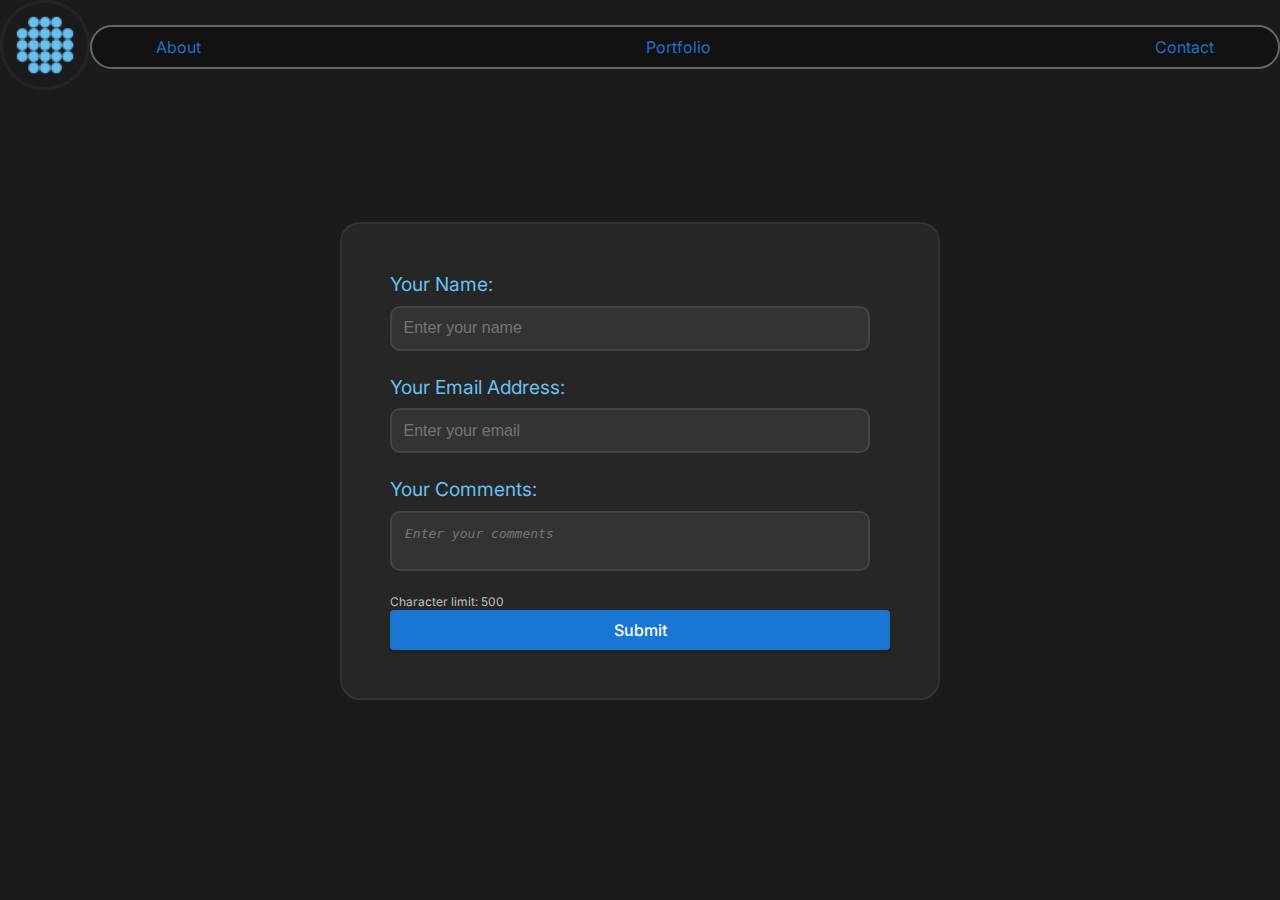
<file: contact.html>
<!DOCTYPE html>
<html lang="en">
<head>
    <meta charset="UTF-8">
    <meta name="viewport" content="width=device-width, initial-scale=1.0">
    <title>Contact</title>
    <link rel="stylesheet" href="./css/styles.css">
    <link rel="stylesheet" href="./css/navbar.css">
    <link rel="stylesheet" href="./css/contact.css">
</head>
<body>
    <nav>
        <a href="./index.html">
            <img class="mark" src="./resources/img/Mark.webP" alt="logo">
        </a>
        <ul class="navbar">
          <li><a class="button" href="./index.html#introsection">About</a></li>
          <li><a class="button" href="./index.html#portfolio">Portfolio</a></li>
          <li><a class="button" href="./contact.html">Contact</a></li>
        </ul>
    </nav>
    <section class="formsection">
        <form id="form" action="https://httpbin.org/post" method="POST">
            <label for="name">Your Name:</label>
            <input type="text" id="name" name="name" placeholder="Enter your name">
            
            <label for="mail">Your Email Address:</label>
            <input type="email" id="mail" name="mail" placeholder="Enter your email">
            
            <label for="comments">Your Comments:</label>
            <textarea id="comments" name="comments" placeholder="Enter your comments"></textarea>
            <span id="error-message">Only ASCII characters are allowed</span>
            <span id="countdown-message">Character limit: 500</span>
            
            <button type="submit">Submit</button>
        </form>
    
    </section>
    <script>
        const email = document.getElementById("mail");
        const name = document.getElementById("name");
        const commentsField = document.getElementById("comments");
        const errorMessage = document.getElementById("error-message");
        const countdownMessage = document.getElementById("countdown-message");
        const maxCommentsLength = 500;
        const form = document.getElementById("form");

        const asciiPattern = /^[\x00-\x7F]*$/;
        const form_errors = []; // Array to capture form errors
      
        function validateInput(field, event) {
            if (!asciiPattern.test(field.value)) {
                field.classList.add("flashing"); // Apply flash effect
                errorMessage.style.display = 'block'; // Show error message
                form_errors.push({
                    field: 'email',
                    message: 'Only ASCII characters are allowed',
                });

                // After a short delay, hide the error message
                setTimeout(() => {
                    errorMessage.style.display = 'none';
                    field.classList.remove("flashing");
                }, 3000);

                // Prevent illegal characters from being typed
                field.value = field.value.replace(/[^\\x00-\\x7F]/g, '');
            } else {
                field.classList.remove("flashing"); // Remove flash effect if valid
            }


        }


        email.addEventListener("input", function (event) {
          if (email.validity.typeMismatch) {
            email.setCustomValidity("I am expecting an e-mail address!");
            form_errors.push({
                    field: 'email',
                    message: 'email is not yet valid',
                });
          } else {
            email.setCustomValidity("");
          }
        });

        name.addEventListener("input", (event) => validateInput(name, event));
        email.addEventListener("input", (event) => validateInput(email, event));
        commentsField.addEventListener("input", () => {
            validateInput(commentsField);

            // Get the current length of the comments
            const remainingChars = maxCommentsLength - commentsField.value.length;

            // Update the countdown message
            countdownMessage.textContent = `Characters left: ${remainingChars}`;

            // Change style as the character count approaches the limit
            if (remainingChars <= 50) {
                countdownMessage.classList.add("warning");
                countdownMessage.classList.remove("error");
            } else {
                countdownMessage.classList.remove("warning", "error");
            }

            if (remainingChars <= 0) {
                countdownMessage.classList.add("error");
            }
        });
        form.addEventListener("submit", function (event) {
            console.log('form listener');
            const currentCommentLength = commentsField.value.length;
            if (currentCommentLength > maxCommentsLength) {
                event.preventDefault(); // Prevent form submission
            }
            if (form_errors.length > 0) {

                // Create a hidden input element to hold the form errors as a JSON string
                const formErrorsInput = document.createElement('input');
                formErrorsInput.type = 'hidden';
                formErrorsInput.name = 'form-errors'; // Field name for errors
                formErrorsInput.value = JSON.stringify(form_errors); // JSON string of form errors

                // Append the hidden input to the form before submission
                form.appendChild(formErrorsInput);

            }
        });



        </script>
    
</body>
</html>
</file>
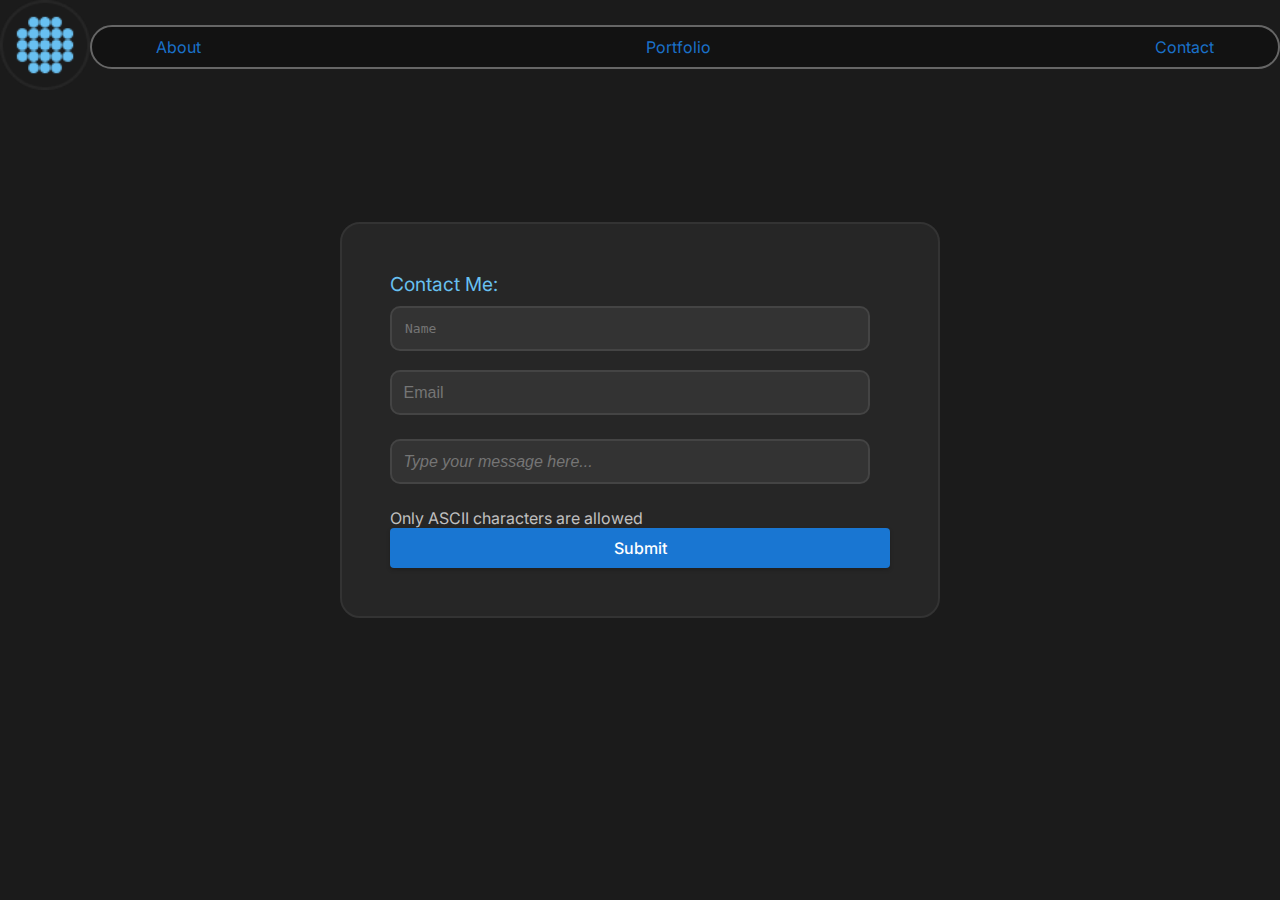
<file: form-no-js.html>
<!DOCTYPE html>
<html lang="en">
<head>
    <meta charset="UTF-8">
    <meta name="viewport" content="width=device-width, initial-scale=1.0">
    <title>Contact</title>
    <link rel="stylesheet" href="./css/styles.css">
    <link rel="stylesheet" href="./css/navbar.css">
    <link rel="stylesheet" href="./css/contact.css">
</head>
<body>
    <nav>
        <a href="./index.html">
            <img class="mark" src="./resources/img/Mark.webP" alt="logo">
        </a>
        <ul class="navbar">
          <li><a class="button" href="./index.html#introsection">About</a></li>
          <li><a class="button" href="./index.html#portfolio">Portfolio</a></li>
          <li><a class="button" href="./contact.html">Contact</a></li>
        </ul>
    </nav>
    <section class="formsection">
        <form id="form" action="https://httpbin.org/post" method="POST">
            <label for="message">Contact Me:</label>
            <textarea id="name" name="name" rows="1" cols="50" placeholder="Name"></textarea>
            <input id="email" name="email" type="email" placeholder="Email" required>
            <input id="comments" name="comments" type="text" pattern="[\x00-\x7F]*"  placeholder="Type your message here...">
            <span class="error-message">Only ASCII characters are allowed</span>
            <input type="hidden" name="possible_bot "id="possible_bot" value="true">
            <br>
            <button type="submit">Submit</button>
        </form>
    </section>
</body>
</html>
</file>
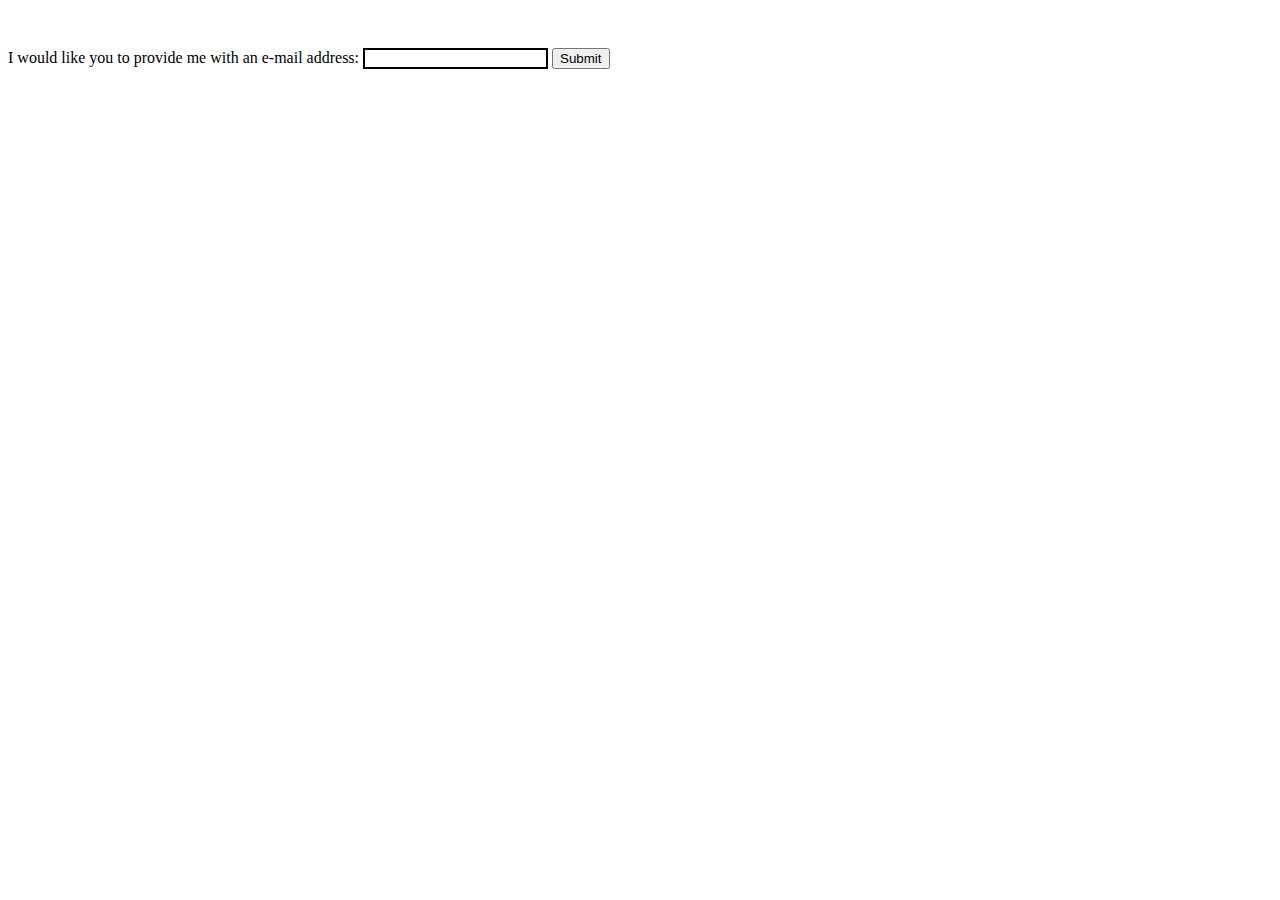
<file: practice.html>
<!DOCTYPE html>
<html lang="en-US">
  <head>
    <meta charset="utf-8">
    <meta name="viewport" content="width=device-width">
    <title>Simple custom error message</title>
    <style>
      input:invalid {
        border: 2px dashed red;
      }

      input:valid {
        border: 2px solid black;
      }
      form {
        margin: 3rem 0;
      }
    </style>
  </head>

<body>
  <form>
    <label for="mail">I would like you to provide me with an e-mail address:</label>
    <input type="email" id="mail" name="mail">
    <button>Submit</button>
  </form>

  <script>
  const email = document.getElementById("mail");

  email.addEventListener("input", function (event) {
    if (email.validity.typeMismatch) {
      email.setCustomValidity("I am expecting an e-mail address!");
    } else {
      email.setCustomValidity("");
    }
  });
  </script>
</body>

</html>
</file>
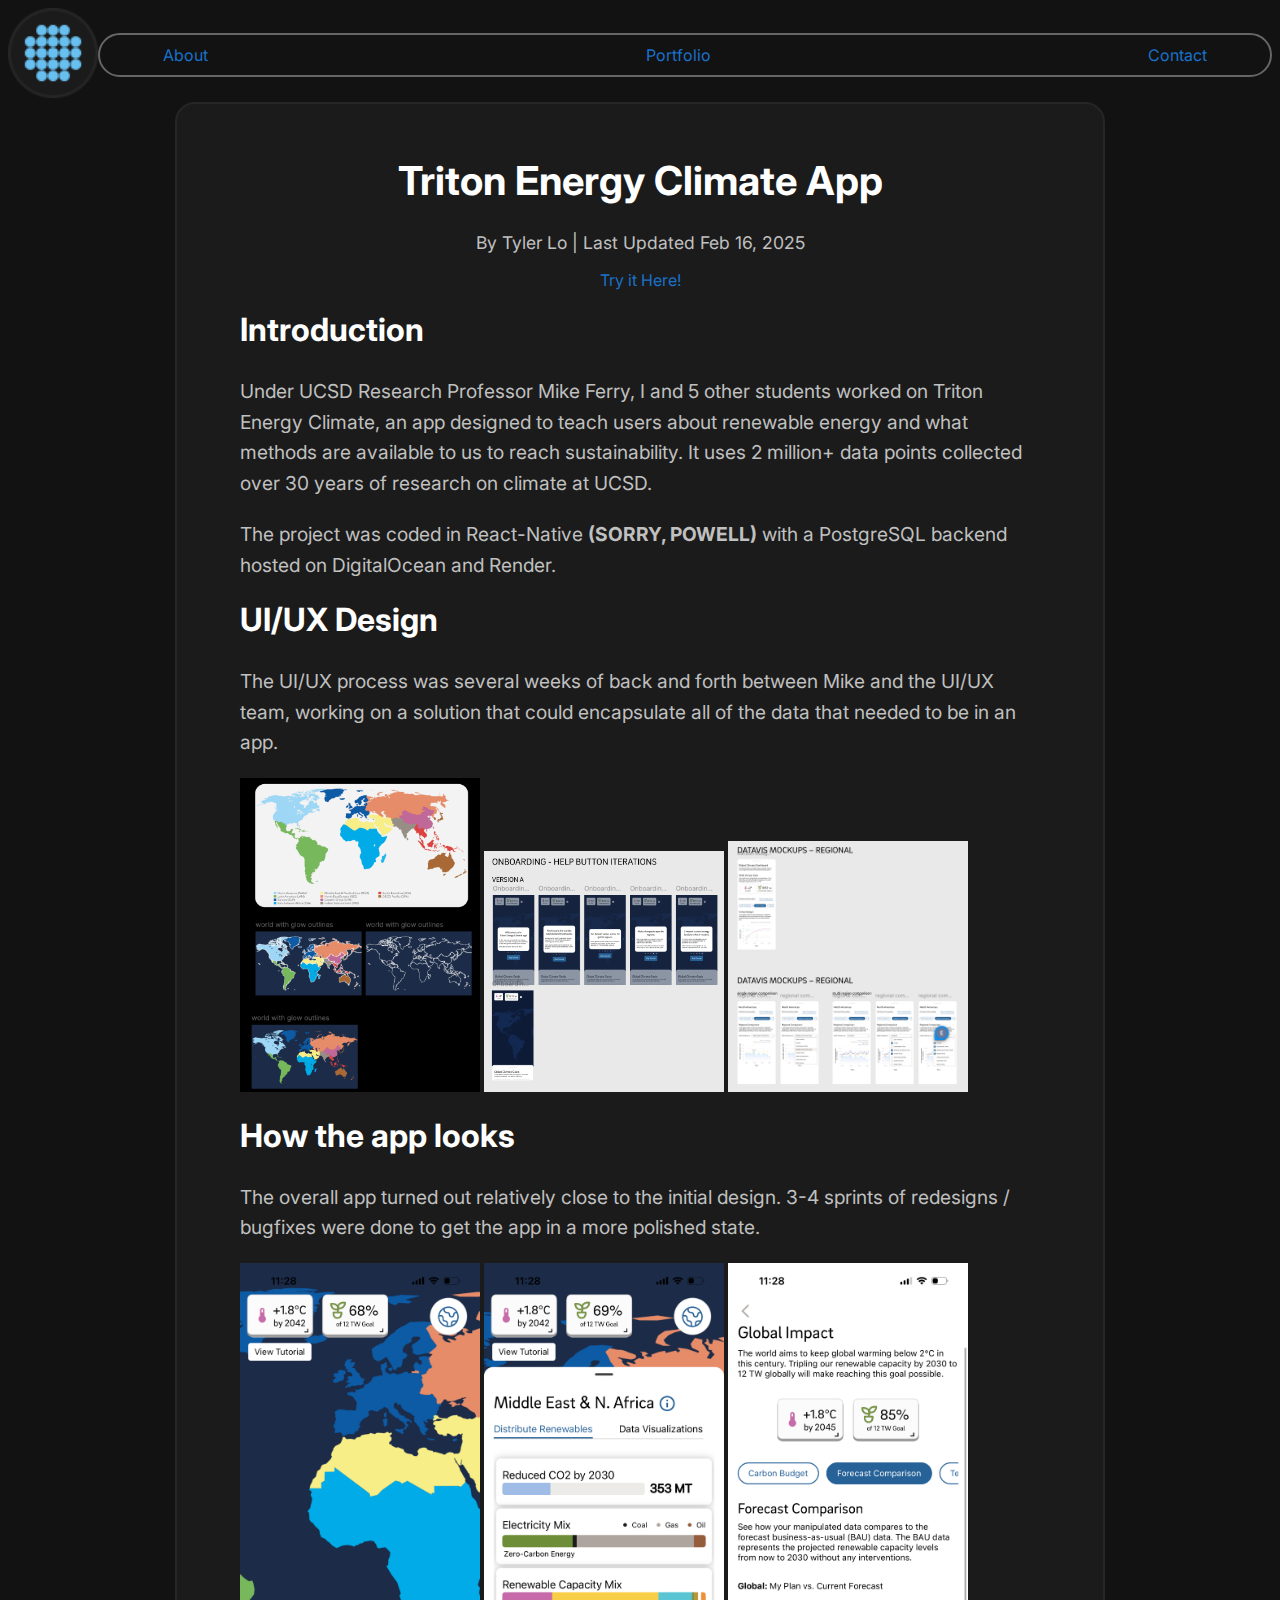
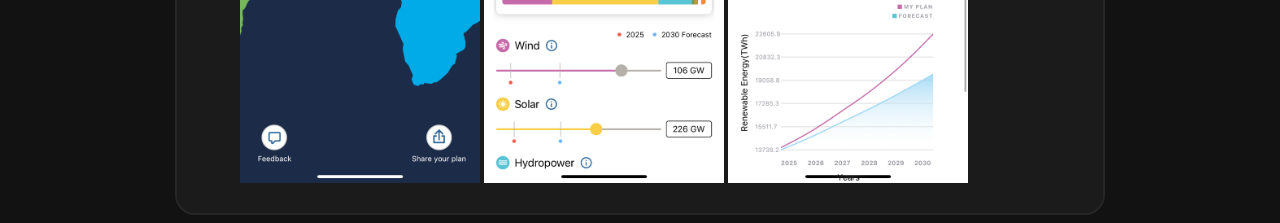
<file: tec.html>
<!DOCTYPE html>
<html lang="en">
<head>
    <meta charset="UTF-8">
    <meta name="viewport" content="width=device-width, initial-scale=1.0">
    <title>Document</title>
    <link rel="stylesheet" href="./css/styles.css">
    <link rel="stylesheet" href="./css/navbar.css">
    <link rel="stylesheet" href="./css/tec.css">
</head>
<body>
    <nav>
        <a href="./index.html">
            <img class="mark" src="./resources/img/Mark.webP" alt="logo">
        </a>
        <ul class="navbar">
          <li><a class="button" href="./index.html#introsection">About</a></li>
          <li><a class="button" href="./index.html#portfolio">Portfolio</a></li>
          <li><a class="button" href="./contact.html">Contact</a></li>
        </ul>
    </nav>
    <article class="article">
        <header class="article-header">
          <h1 class="article-title">Triton Energy Climate App</h1>
          <p class="article-meta">By <span class="author">Tyler Lo</span> | Last Updated Feb 16, 2025</p>
          <a class="button" href="https://apps.apple.com/us/app/triton-energy-climate/id6737405522">Try it Here!</a>
        </header>
      
        <section class="introsection">
          <h2 class="section-title">Introduction</h2>
          <p class="section-content">Under UCSD Research Professor Mike Ferry, I and 5 other students worked on Triton Energy Climate, an app designed to teach users about renewable energy and what methods are available to us to reach sustainability. It uses 2 million+ data points collected over 30 years of research on climate at UCSD.</p>
          <p class="section-content">The project was coded in React-Native <b>(SORRY, POWELL)</b> with a PostgreSQL backend hosted on DigitalOcean and Render.</p>
        </section>
      
        <section class="bodysection">
          <h2 class="section-title">UI/UX Design</h2>
          <p class="section-content">The UI/UX process was several weeks of back and forth between Mike and the UI/UX team, working on a solution that could encapsulate all of the data that needed to be in an app. </p>
          <picture>
            <source srcset="./resources/img/tec5.webp" type="image/webp">
            <source srcset="./resources/img/tec5.jpg" type="image/jpeg">
            <img class="responsive-img" src="./resources/img/tec5.webp" alt="app picture">
          </picture>
          <picture>
            <source srcset="./resources/img/tec4.webp" type="image/webp">
            <source srcset="./resources/img/tec4.jpg" type="image/jpeg">
            <img class="responsive-img" src="./resources/img/tec5.webp" alt="app picture">
          </picture>
          <picture>
            <source srcset="./resources/img/tec6.webp" type="image/webp">
            <source srcset="./resources/img/tec6.jpg" type="image/jpeg">
            <img class="responsive-img" src="./resources/img/tec6.webp" alt="app picture">
          </picture>
        </section>
      
        <section class="conclusion">
          <h2 class="section-title">How the app looks</h2>
          <p class="section-content">The overall app turned out relatively close to the initial design. 3-4 sprints of redesigns / bugfixes were done to get the app in a more polished state.</p>
          <picture>
            <source srcset="./resources/img/tec3.webp" type="image/webp">
            <source srcset="./resources/img/tec3.jpg" type="image/jpeg">
            <img class="responsive-img" src="./resources/img/tec3.webp" alt="app picture">
          </picture>
          <picture>
            <source srcset="./resources/img/tec2.webp" type="image/webp">
            <source srcset="./resources/img/tec2.jpg" type="image/jpeg">
            <img class="responsive-img" src="./resources/img/tec2.webp" alt="app picture">
          </picture>
          <picture>
            <source srcset="./resources/img/tec1.webp" type="image/webp">
            <source srcset="./resources/img/tec1.jpg" type="image/jpeg">
            <img class="responsive-img" src="./resources/img/tec1.webp" alt="app picture">
          </picture>
        </section>
      </article>
      
</body>
</html>
</file>
<file: css/styles.css>
@import url('https://fonts.googleapis.com/css2?family=Inter:wght@400;700&display=swap');

:root {
    --faded-gray-light: #e0e0e0; /* Lighter gray for light mode */
    --faded-gray-dark: #666666;  /* Darker gray for dark mode */
    --background-black: color(display-p3 0.105 0.105 0.105);
    --light-background: white;
    --light-text: black;
    --dark-background: black;
    --dark-text: white;
}

html {
    scroll-behavior: smooth;
}

.twocolumn {
    display: grid;
    grid-template-columns: 1fr 1fr;
    gap: 20px;
}

@media (max-width: 768px) {
    .twocolumn {
        grid-template-columns: 1fr;
    }
}

body {
    font-family: 'Inter', Arial, sans-serif;
    background-color: var(--dark-background); /* Default to dark mode */
    color: var(--dark-text); /* Default to dark text */
    transition: background-color 0.3s, color 0.3s, border-color 0.3s;
}

body.light-mode {
    background-color: var(--light-background);
    color: var(--light-text);
}

body.dark-mode {
    background-color: var(--dark-background);
    color: var(--dark-text);
}

a {
    text-decoration: none;
}

hr {
    border: 1px solid var(--faded-gray-dark); /* Use a darker gray in dark mode */
}

/* Light and dark mode styles */
body.light-mode {
    background-color: var(--light-background);
    color: var(--light-text);
}

body.dark-mode {
    background-color: var(--dark-background);
    color: var(--dark-text);
}

body.light-mode hr {
    border-color: var(--faded-gray-light); /* Lighter gray for light mode */
}

body.dark-mode hr {
    border-color: var(--faded-gray-dark); /* Darker gray for dark mode */
}

/* Toggle button styles */
#mode-toggle {
    background-color: transparent;
    border: 2px solid #ccc;
    border-radius: 30px;
    padding: 5px 15px;
    display: flex;
    align-items: center;
    cursor: pointer;
    transition: background-color 0.3s ease;
}

/* Icon styles */
.icon {
    font-size: 1.5em;
    margin: 0 10px;
    transition: opacity 0.3s ease;
}

/* Hide moon icon in light mode, hide sun icon in dark mode */
body.light-mode #moon-icon {
    opacity: 0;
}

body.dark-mode #sun-icon {
    opacity: 0;
}

#mode-text {
    display: none;
}

/* Optional styles to enhance UX */
button:focus {
    outline: none;
}

#jobavailability {
    color: #123456;
}
</file>
<file: css/navbar.css>
/* Root Variables */
:root {
    --faded-gray-light: #e0e0e0;
    --faded-gray-dark: #666666;
    --background-black: color(display-p3 0.105 0.105 0.105);
    --light-background: white;
    --light-text: black;
    --dark-background: #121212;
    --dark-text: white;
}

nav {
    display: flex;
    justify-content: center; /* Centers the navbar */
    align-items: center;
    background-color: var(--dark-background); /* Default to dark background */
    transition: background-color 0.3s ease; /* Smooth transition */
}

/* Light mode nav */
body.light-mode nav {
    background-color: var(--light-background); /* Light background */
}

.navbar {
    position: sticky;
    background: var(--dark-background); /* Default dark background */
    border: 2px solid var(--faded-gray-dark); /* Dark border */
    border-radius: 30px;
    z-index: 2;
    padding: 0 5%;
    
    display: flex;
    justify-content: space-between; /* Distributes links evenly */
    align-items: center;
    width: 100%;
    height: 100%;
    list-style: none;
    min-height: 40px;
    transition: background-color 0.3s, border-color 0.3s; /* Smooth transition */
}

/* Light mode navbar */
body.light-mode .navbar {
    background: var(--light-background); /* Light background */
    border: 2px solid var(--faded-gray-light); /* Light border */
}

/* Button styles */
.button {
    color: #1A71C9;
}

/* Mark styles */
.mark {
    width: 10dvmin;
    height: 10dvmin;
}

/* Container styles */
.container {
    display: flex;
    align-items: center;
    background-color: var(--faded-gray-dark); /* Dark background for container */
    border: 1px solid var(--faded-gray-dark);
    padding-top: .2em;
    padding-bottom: .2em;
    padding-left: 1em;
    border-radius: 14px;
    height: 1.3em;
    transition: background-color 0.3s, border-color 0.3s; /* Smooth transition */
}

/* Light mode container */
body.light-mode .container {
    background-color: var(--faded-gray-light); /* Light background for container */
    border: 1px solid var(--faded-gray-light); /* Light border */
}

/* Text styles */
.text {
    color: var(--faded-gray-dark); /* Default gray text for dark mode */
}

/* Light mode text */
body.light-mode .text {
    color: var(--faded-gray-light); /* Light text color for light mode */
}

/* Circle styles */
.circle {
    width: 1em;
    height: 1em;
    background-color: #68C0F1; /* Blue color */
    border-radius: 50%; /* Make it a circle */
}

/* Optional: Light/dark mode icon toggle (for sun/moon or similar) */
body.light-mode .circle {
    background-color: #FFD700; /* Gold for light mode (for example) */
}
</file>
<file: css/contact.css>
nav {
    background-color: #1b1b1b;
}

body {
    font-family: 'Inter', sans-serif;
    background-color: #1b1b1b;
    color: #c0c0c0;
    background-color: #1b1b1b;
    height: 100vh;
    margin: 0;
}

h1 {
    color: #fff;
    text-align: center;
}

.formsection {
    display: flex;
    align-items: center;
    justify-content: center;
    margin-top: 10dvw;
}

form {
    background-color: #262626;
    border-radius: 20px;
    padding: 3em 3em;
    border: 2px solid #333;
    width: 100%;
    height: 100%;
    max-width: 500px;
}

label {
    font-size: 1.2em;
    color: #68c0f1;
    display: block;
    margin-bottom: 0.5em;
}

input {
    font-size: 1em;
    width: 90.6%;
    color: #fff;
    background-color: #333;
    border: 2px solid #444; 
    border-radius: 10px;
    padding: .72em;
    margin-bottom: 1.5em;
}

textarea {
    display: flex;
    align-items: center;
    justify-content: center;
    width: 90%;
    padding: 1em;
    font-size: 1em;
    color: #fff;
    background-color: #333;
    border: 2px solid #444;
    border-radius: 10px;
    resize: none;
    margin-bottom: 1.5em;
}

input:focus, textarea:focus {
    outline: none;
    border-color: #68c0f1;
}

input:required:focus:placeholder-shown {
    border-color: red; /* Highlight required fields */
}

#comments:placeholder-shown {
    font-style: italic;
}

button {
    background-color: #1976d2;
    color: white;
    font-family: 'Inter', sans-serif;
    font-size: 1em;
    font-weight: 500;
    border: none;
    border-radius: 4px;
    padding: 10px 20px;
    cursor: pointer;
    transition: background-color 0.2s, box-shadow 0.2s;
    box-shadow: 0px 2px 4px rgba(0, 0, 0, 0.2);
    width: 100%;
}

button:hover {
    background-color: #1565c0;
}

button:active {
    background-color: #0d47a1;
}

#error-message {
    display: none;
    color: red;
    font-size: 12px;
    transition: opacity 0.5s ease-in-out;
}

input:invalid + #error-message {
    display: block; /* Show error when invalid */
}
input:valid + #error-message {
    display: none; /* Hide error when valid */
}


.flashing {
    animation: flash 0.5s ease-in-out;
}

@keyframes flash {
    0% { border-color: red; }
    50% { border-color: transparent; }
    100% { border-color: red; }
}


#countdown-message {
    font-size: 12px;
    margin-top: 5px;
}

.warning {
    color: orange;
}

.error {
    color: red;
}
</file>
<file: css/tec.css>
/* Article container */
.article {
    background-color: var(--background-black, #1b1b1b);
    border-radius: 20px;
    padding: 2% 5%;
    border: 2px solid #262626;
    max-width: 800px;
    margin: 0 auto;
}

/* Header section */
.article-header {
    text-align: center;
    margin-bottom: 20px;
}

.article-title {
    font-size: 2.5em;
    color: white;
    font-weight: 700;
}

.article-meta {
    color: var(--faded-gray, #c0c0c0);
    font-size: 1.1em;
    margin-top: 10px;
}

/* Section styles */
.section-title {
    font-size: 2em;
    color: white;
    margin-top: 20px;
}

.section-content {
    font-size: 1.2em;
    color: #C0C0C0;
    line-height: 1.6;
    margin-bottom: 20px;
}

/* Subsection styles */
.subsection-title {
    font-size: 1.5em;
    color: #68C0F1;
    margin-top: 15px;
}

/* Footer section */
.article-footer {
    text-align: center;
    color: var(--faded-gray, #c0c0c0);
    font-size: 1em;
    margin-top: 40px;
}

.responsive-img {
    width: 30%;
    height: 30%;
}


/* Responsive media queries */
@media (max-width: 768px) {
    .article {
        padding: 5%;
    }
    
    .article-title {
        font-size: 2em;
    }

    .section-title {
        font-size: 1.8em;
    }

    .section-content {
        font-size: 1em;
    }
}
</file>
